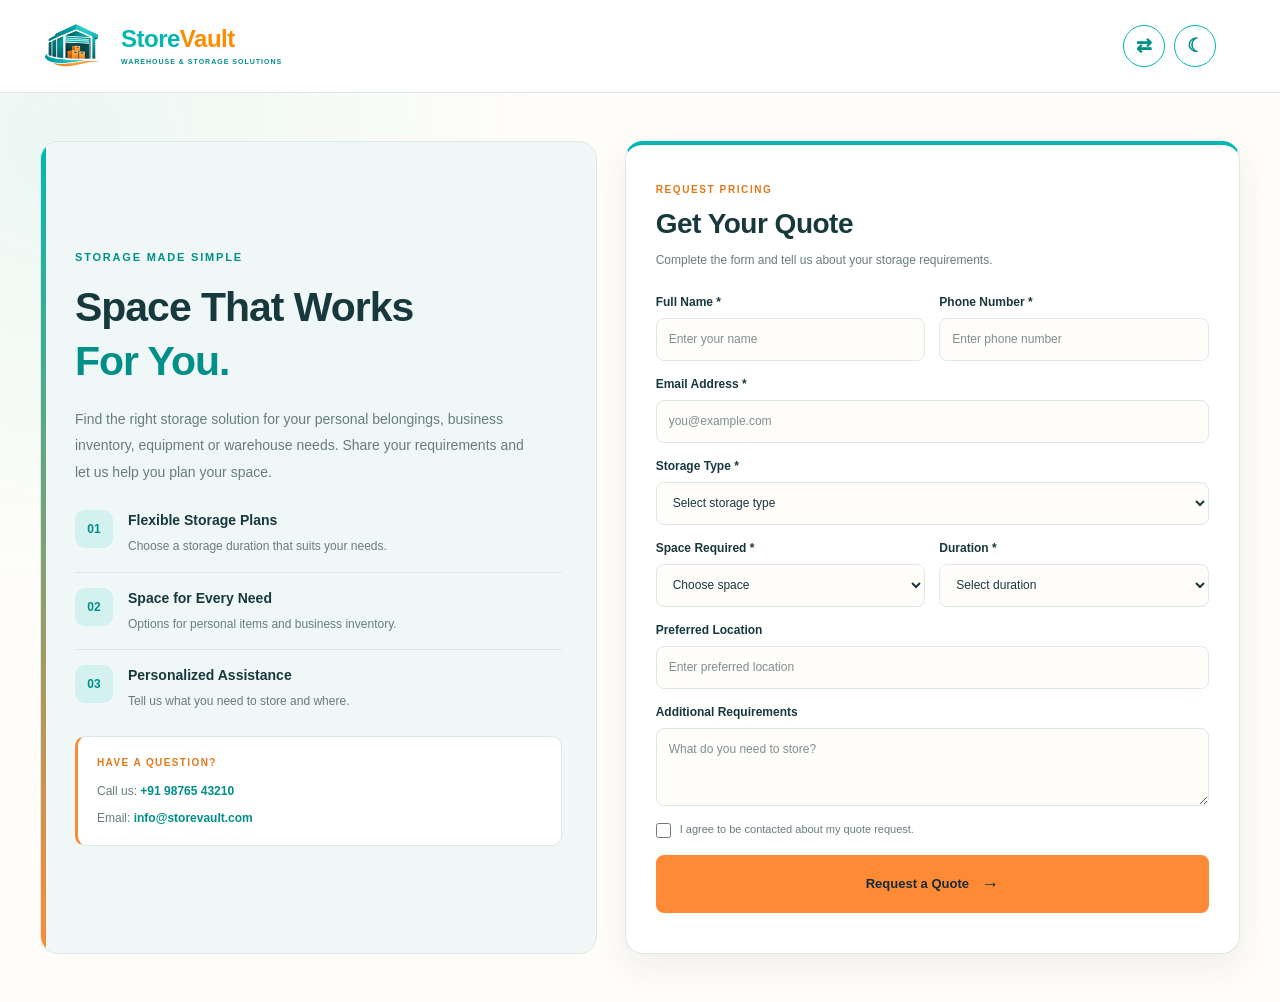
<file: quote.html>
<!DOCTYPE html><html lang="en" dir="ltr"><head>
    <meta charset="UTF-8">
    <meta name="viewport" content="width=device-width, initial-scale=1.0">
    <meta name="theme-color" content="#00B8B0">
    <meta name="description" content="Request a personalized storage quote from StoreVault.">
    <title>Get a Quote | StoreVault</title><link rel="stylesheet" href="style.css">
<link rel="stylesheet" href="quote.css">

</head><body><!-- HEADER -->

<header class="site-header">
    <div class="site-container header-container">

        <a href="index.html" class="brand" aria-label="StoreVault Home">
            <img src="logo.png" alt="StoreVault Logo">

            <div class="brand-text">
                <div class="brand-name">
                    <span class="store">Store</span><span class="vault">Vault</span>
                </div>
                <div class="brand-tagline">
                    WAREHOUSE &amp; STORAGE SOLUTIONS
                </div>
            </div>
        </a>

        <div class="header-actions">
            <button id="rtlBtn" class="rtl-btn" type="button"
                    aria-label="Toggle right-to-left layout" title="Toggle RTL">
                ⇄
            </button>

            <button id="themeBtn" class="icon-btn" type="button"
                    aria-label="Toggle dark mode" title="Toggle Dark Mode">
                ☾
            </button>
        </div>

    </div>
</header>


<!-- QUOTE PAGE -->

<main class="quote-page">

    <section class="quote-section">

        <div class="quote-container">

            <!-- LEFT TEXT PANEL -->

            <div class="quote-content">

                <span class="quote-eyebrow">
                    STORAGE MADE SIMPLE
                </span>

                <h1>
                    Space That Works
                    <span>For You.</span>
                </h1>

                <p class="quote-description">
                    Find the right storage solution for your personal
                    belongings, business inventory, equipment or
                    warehouse needs. Share your requirements and
                    let us help you plan your space.
                </p>

                <div class="quote-benefits">

                    <div class="quote-benefit">
                        <span class="benefit-number">01</span>
                        <div>
                            <h3>Flexible Storage Plans</h3>
                            <p>Choose a storage duration that suits your needs.</p>
                        </div>
                    </div>

                    <div class="quote-benefit">
                        <span class="benefit-number">02</span>
                        <div>
                            <h3>Space for Every Need</h3>
                            <p>Options for personal items and business inventory.</p>
                        </div>
                    </div>

                    <div class="quote-benefit">
                        <span class="benefit-number">03</span>
                        <div>
                            <h3>Personalized Assistance</h3>
                            <p>Tell us what you need to store and where.</p>
                        </div>
                    </div>

                </div>

                <div class="quote-contact">

                    <span class="quote-contact-label">
                        HAVE A QUESTION?
                    </span>

                    <p>
                        Call us:
                        <a href="tel:+919876543210">
                            +91 98765 43210
                        </a>
                    </p>

                    <p>
                        Email:
                        <a href="mailto:info@storevault.com">
                            info@storevault.com
                        </a>
                    </p>

                </div>

            </div>


            <!-- RIGHT QUOTE FORM -->

            <div class="quote-form-panel">

                <form class="quote-form-card" id="storeVaultQuoteForm">

                    <div class="quote-form-heading">
                        <span class="quote-form-label">
                            REQUEST PRICING
                        </span>

                        <h2>Get Your Quote</h2>

                        <p>
                            Complete the form and tell us about your
                            storage requirements.
                        </p>
                    </div>


                    <div class="quote-form-row">

                        <div class="quote-field">
                            <label for="quoteName">Full Name *</label>
                            <input
                                type="text"
                                id="quoteName"
                                name="name"
                                placeholder="Enter your name"
                                autocomplete="name"
                                required>
                        </div>

                        <div class="quote-field">
                            <label for="quotePhone">Phone Number *</label>
                            <input
                                type="tel"
                                id="quotePhone"
                                name="phone"
                                placeholder="Enter phone number"
                                autocomplete="tel"
                                required>
                        </div>

                    </div>


                    <div class="quote-field">
                        <label for="quoteEmail">Email Address *</label>
                        <input
                            type="email"
                            id="quoteEmail"
                            name="email"
                            placeholder="you@example.com"
                            autocomplete="email"
                            required>
                    </div>


                    <div class="quote-field">
                        <label for="storageType">Storage Type *</label>
                        <select id="storageType" name="storageType" required>
                            <option value="" disabled selected>
                                Select storage type
                            </option>
                            <option value="Personal Storage">Personal Storage</option>
                            <option value="Business Storage">Business Storage</option>
                            <option value="Warehouse Space">Warehouse Space</option>
                            <option value="Equipment Storage">Equipment Storage</option>
                            <option value="Documents and Files">Documents and Files</option>
                            <option value="Other">Other</option>
                        </select>
                    </div>


                    <div class="quote-form-row">

                        <div class="quote-field">
                            <label for="storageSpace">Space Required *</label>
                            <select id="storageSpace" name="storageSpace" required>
                                <option value="" disabled selected>
                                    Choose space
                                </option>
                                <option value="Small">Small</option>
                                <option value="Medium">Medium</option>
                                <option value="Large">Large</option>
                                <option value="Extra Large">Extra Large</option>
                                <option value="Not Sure">Not Sure</option>
                            </select>
                        </div>

                        <div class="quote-field">
                            <label for="storageDuration">Duration *</label>
                            <select id="storageDuration" name="storageDuration" required>
                                <option value="" disabled selected>
                                    Select duration
                                </option>
                                <option value="Less than 1 month">Less than 1 month</option>
                                <option value="1–3 months">1–3 months</option>
                                <option value="3–6 months">3–6 months</option>
                                <option value="6–12 months">6–12 months</option>
                                <option value="More than 12 months">More than 12 months</option>
                                <option value="Not Sure">Not sure</option>
                            </select>
                        </div>

                    </div>


                    <div class="quote-field">
                        <label for="quoteLocation">Preferred Location</label>
                        <input
                            type="text"
                            id="quoteLocation"
                            name="location"
                            placeholder="Enter preferred location">
                    </div>


                    <div class="quote-field">
                        <label for="quoteRequirements">Additional Requirements</label>
                        <textarea
                            id="quoteRequirements"
                            name="requirements"
                            rows="3"
                            placeholder="What do you need to store?"></textarea>
                    </div>


                    <label class="quote-consent" for="quoteConsent">
                        <input
                            type="checkbox"
                            id="quoteConsent"
                            name="consent"
                            required>

                        <span>
                            I agree to be contacted about my quote request.
                        </span>
                    </label>


                    <button type="submit" class="quote-submit-btn">
                        Request a Quote
                        <span aria-hidden="true">→</span>
                    </button>

                    <p id="quoteFormFeedback"
                       class="quote-form-feedback"
                       role="status"
                       aria-live="polite"></p>

                </form>

            </div>

        </div>

    </section>

</main>


<!-- THEME, RTL AND FORM SCRIPT -->

<script>
    document.addEventListener("DOMContentLoaded", function () {

        const themeBtn = document.getElementById("themeBtn");
        const rtlBtn = document.getElementById("rtlBtn");

        // Restore saved theme
        const savedTheme = localStorage.getItem("storevault-theme");

        if (savedTheme === "dark") {
            document.body.classList.add("dark-mode");
        }

        if (themeBtn) {
            themeBtn.textContent =
                document.body.classList.contains("dark-mode") ? "☀" : "☾";

            themeBtn.addEventListener("click", function () {
                document.body.classList.toggle("dark-mode");

                const isDark =
                    document.body.classList.contains("dark-mode");

                themeBtn.textContent = isDark ? "☀" : "☾";

                localStorage.setItem(
                    "storevault-theme",
                    isDark ? "dark" : "light"
                );
            });
        }

        // Restore saved direction
        const savedDirection =
            localStorage.getItem("storevault-direction");

        if (savedDirection === "rtl" || savedDirection === "ltr") {
            document.documentElement.dir = savedDirection;
        }

        if (rtlBtn) {
            rtlBtn.addEventListener("click", function () {
                const isRTL =
                    document.documentElement.dir === "rtl";

                const newDirection = isRTL ? "ltr" : "rtl";

                document.documentElement.dir = newDirection;

                localStorage.setItem(
                    "storevault-direction",
                    newDirection
                );
            });
        }

        // Demo form handling
        const quoteForm =
            document.getElementById("storeVaultQuoteForm");

        const feedback =
            document.getElementById("quoteFormFeedback");

        if (quoteForm && feedback) {
            quoteForm.addEventListener("submit", function (event) {
                event.preventDefault();

                if (!quoteForm.checkValidity()) {
                    quoteForm.reportValidity();
                    return;
                }

                feedback.textContent =
                    "Your details are complete. Connect a backend or form service to receive quote requests.";

                feedback.classList.add("quote-form-feedback-success");
            });
        }

    });
</script>

</body>
</html>
</file>
<file: style.css>
/* =========================================================
   STO​REVAULT | SMART STORAGE SOLUTIONS
   COMPLETE WEBSITE CSS
   Bright Teal + Orange
   Light Mode + Dark Mode + RTL + Responsive Design
   Animations + Hover Effects + Image Zoom
========================================================= */

/* ==================== 1. COLOR VARIABLES ==================== */

:root {
    --primary: #00B8B0;
    --primary-dark: #008F89;
    --primary-light: #E0F8F6;

    --secondary: #FF8C00;
    --secondary-dark: #E67E00;
    --secondary-light: #FFF0E0;

    --background: #F7F9F8;
    --surface: #FFFFFF;
    --surface-soft: #E8F6F5;
    --surface-alt: #F0F5F4;

    --text: #202D30;
    --muted: #657477;

    --border: #DCE7E5;
    --soft-border: #EAF0EF;

    --header-bg: rgba(255, 255, 255, 0.96);
    --footer-bg: #17383C;
    --footer-bottom: #102B2F;
    --footer-text: #E7F3F2;
    --footer-muted: #B7CDCB;

    --shadow-sm: 0 4px 15px rgba(22, 62, 66, 0.06);
    --shadow-md: 0 12px 30px rgba(22, 62, 66, 0.10);
    --shadow-lg: 0 22px 50px rgba(22, 62, 66, 0.14);

    --radius-sm: 8px;
    --radius-md: 14px;
    --radius-lg: 22px;
    --radius-xl: 30px;

    --container: 1200px;
    --header-height: 92px;

    --transition: 0.3s ease;
}

/* ==================== 2. DARK MODE COLORS ==================== */

body.dark-mode {
    --background: #121C20;
    --surface: #1C2B30;
    --surface-soft: #203A3D;
    --surface-alt: #202F34;

    --text: #F0F7F6;
    --muted: #B3C4C5;

    --border: #35494D;
    --soft-border: #2B3D41;

    --header-bg: rgba(18, 28, 32, 0.97);
    --footer-bg: #0D191D;
    --footer-bottom: #081215;
    --footer-text: #E7F3F2;
    --footer-muted: #A8BFBE;

    --primary: #32DED5;
    --primary-dark: #00B8B0;
    --primary-light: #203A3D;

    --secondary: #FFAD5C;
    --secondary-dark: #FF922E;
    --secondary-light: #423124;

    --shadow-sm: 0 4px 15px rgba(0, 0, 0, 0.15);
    --shadow-md: 0 12px 30px rgba(0, 0, 0, 0.22);
    --shadow-lg: 0 22px 50px rgba(0, 0, 0, 0.30);
}

/* ==================== 3. RESET & GLOBAL STYLES ==================== */

* {
    margin: 0;
    padding: 0;
    box-sizing: border-box;
}

html {
    scroll-behavior: smooth;
    scroll-padding-top: 100px;
}

body {
    font-family: "Segoe UI", Arial, sans-serif;
    background: var(--background);
    color: var(--text);
    line-height: 1.7;
    font-size: 15px;
    overflow-x: hidden;
    transition: background-color 0.35s ease, color 0.35s ease;
}

body,
button,
a,
input,
textarea,
select {
    -webkit-tap-highlight-color: transparent;
}

img {
    display: block;
    max-width: 100%;
}

a {
    color: inherit;
    text-decoration: none;
}

button {
    font: inherit;
}

button,
a {
    -webkit-tap-highlight-color: transparent;
}

button:focus-visible,
a:focus-visible {
    outline: 3px solid var(--secondary);
    outline-offset: 4px;
}

p {
    color: var(--muted);
}

h1,
h2,
h3,
h4 {
    color: var(--text);
    line-height: 1.25;
    font-weight: 750;
}

::selection {
    background: var(--primary);
    color: #102B2F;
}

.site-container {
    width: min(var(--container), calc(100% - 48px));
    margin-inline: auto;
}

section {
    position: relative;
    padding-block: 90px;
}

section h2 {
    font-size: clamp(28px, 3.2vw, 42px);
    letter-spacing: -1px;
}

section h3 {
    font-size: 21px;
}

section p {
    line-height: 1.85;
}

/* ==================== 4. ANIMATIONS ==================== */

@keyframes fadeUp {
    from { opacity: 0; transform: translateY(25px); }
    to { opacity: 1; transform: translateY(0); }
}

@keyframes fadeIn {
    from { opacity: 0; }
    to { opacity: 1; }
}

@keyframes slideInLeft {
    from { opacity: 0; transform: translateX(-30px); }
    to { opacity: 1; transform: translateX(0); }
}

@keyframes slideInRight {
    from { opacity: 0; transform: translateX(30px); }
    to { opacity: 1; transform: translateX(0); }
}

@keyframes softFloat {
    0%, 100% { transform: translateY(0); }
    50% { transform: translateY(-7px); }
}

@keyframes badgePulse {
    0%, 100% { box-shadow: 0 8px 25px rgba(0, 0, 0, 0.12); }
    50% { box-shadow: 0 10px 32px rgba(0, 184, 176, 0.25); }
}

/* ==================== 5. HEADER ==================== */

.site-header {
    position: sticky;
    top: 0;
    z-index: 1000;
    min-height: var(--header-height);
    background: var(--header-bg);
    border-bottom: 1px solid var(--border);
    backdrop-filter: blur(16px);
    -webkit-backdrop-filter: blur(16px);
    transition: background-color var(--transition),
                border-color var(--transition),
                box-shadow var(--transition);
}

.site-header:hover {
    box-shadow: var(--shadow-sm);
}

.header-container {
    min-height: var(--header-height);
    display: grid;
    grid-template-columns: auto minmax(0, 1fr) auto;
    align-items: center;
    gap: 24px;
}

/* Logo */

.brand,
.footer-logo {
    display: inline-flex;
    align-items: center;
    gap: 12px;
    flex-shrink: 0;
}

.brand img {
    width: 66px;
    height: 66px;
    object-fit: contain;
    transition: transform 0.35s ease;
}

.brand:hover img,
.footer-logo:hover img {
    transform: scale(1.07);
}

.brand-text,
.footer-logo-text {
    display: flex;
    flex-direction: column;
    line-height: 1.15;
}

.brand-name,
.footer-brand-name {
    font-size: 28px;
    font-weight: 850;
    letter-spacing: -1.2px;
    white-space: nowrap;
}

/* Fixed logo colors: identical in light and dark mode */

.brand-name .store,
.footer-brand-name .store,
body.dark-mode .brand-name .store,
body.dark-mode .footer-brand-name .store {
    color: #00B8B0 !important;
}

.brand-name .vault,
.footer-brand-name .vault,
body.dark-mode .brand-name .vault,
body.dark-mode .footer-brand-name .vault {
    color: #FF8C00 !important;
}

.brand-tagline,
.footer-tagline,
body.dark-mode .brand-tagline,
body.dark-mode .footer-tagline {
    margin-top: 6px;
    color: #00B8B0 !important;
    font-size: 9px;
    font-weight: 800;
    letter-spacing: 1.25px;
    white-space: nowrap;
}

/* Navigation */

.main-nav {
    display: flex;
    justify-content: center;
    align-items: center;
    gap: clamp(12px, 1.6vw, 25px);
    min-width: 0;
}

.main-nav > a,
.home-dropdown > a {
    position: relative;
    display: inline-flex;
    align-items: center;
    padding-block: 10px;
    color: var(--text);
    font-size: 13px;
    font-weight: 650;
    white-space: nowrap;
    transition: color var(--transition);
}

.main-nav > a::after,
.home-dropdown > a::after {
    content: "";
    position: absolute;
    bottom: 2px;
    inset-inline-start: 0;
    width: 0;
    height: 2px;
    background: var(--secondary);
    border-radius: 10px;
    transition: width 0.3s ease;
}

.main-nav > a:hover,
.home-dropdown > a:hover,
.main-nav > a.active,
.home-dropdown > a.active {
    color: var(--primary-dark);
}

body.dark-mode .main-nav > a:hover,
body.dark-mode .home-dropdown > a:hover,
body.dark-mode .main-nav > a.active,
body.dark-mode .home-dropdown > a.active {
    color: var(--primary);
}

.main-nav > a:hover::after,
.home-dropdown > a:hover::after,
.main-nav > a.active::after,
.home-dropdown > a.active::after {
    width: 100%;
}

/* Home dropdown */

.home-dropdown {
    position: relative;
    flex-shrink: 0;
}

.home-dropdown-menu {
    position: absolute;
    top: calc(100% + 12px);
    inset-inline-start: 0;
    z-index: 1100;
    width: 175px;
    padding: 9px;
    background: var(--surface);
    border: 1px solid var(--border);
    border-radius: var(--radius-md);
    box-shadow: var(--shadow-md);
    opacity: 0;
    visibility: hidden;
    transform: translateY(10px);
    transition: opacity 0.25s ease,
                visibility 0.25s ease,
                transform 0.25s ease;
}

.home-dropdown:hover .home-dropdown-menu,
.home-dropdown:focus-within .home-dropdown-menu,
.home-dropdown.dropdown-open .home-dropdown-menu {
    opacity: 1;
    visibility: visible;
    transform: translateY(0);
}

.home-dropdown-menu a {
    display: block;
    padding: 11px 13px;
    color: var(--text);
    font-size: 13px;
    font-weight: 600;
    border-radius: 7px;
    transition: color var(--transition),
                background-color var(--transition),
                padding var(--transition);
}

.home-dropdown-menu a:hover {
    padding-inline-start: 18px;
    color: var(--primary-dark);
    background: var(--surface-soft);
}

body.dark-mode .home-dropdown-menu a:hover {
    color: var(--primary);
}

/* Header action buttons */

.header-actions {
    display: flex;
    align-items: center;
    justify-content: flex-end;
    gap: 9px;
    flex-shrink: 0;
}

.rtl-btn,
.icon-btn {
    display: inline-flex;
    align-items: center;
    justify-content: center;
    width: 42px;
    height: 42px;
    flex-shrink: 0;
    border: 1.5px solid var(--border);
    border-radius: 50%;
    background: var(--surface);
    color: var(--primary-dark);
    font-size: 19px;
    font-weight: 700;
    cursor: pointer;
    transition: transform 0.3s ease,
                background-color 0.3s ease,
                color 0.3s ease,
                border-color 0.3s ease,
                box-shadow 0.3s ease;
}

body.dark-mode .rtl-btn,
body.dark-mode .icon-btn {
    color: var(--primary);
}

.rtl-btn:hover,
.icon-btn:hover {
    transform: translateY(-3px) rotate(8deg);
    background: var(--primary);
    border-color: var(--primary);
    color: #103538;
    box-shadow: 0 7px 18px rgba(0, 184, 176, 0.22);
}

.consultation-btn {
    position: relative;
    isolation: isolate;
    overflow: hidden;
    display: inline-flex;
    align-items: center;
    justify-content: center;
    min-height: 44px;
    padding: 0 20px;
    background: var(--secondary);
    color: #252A2B;
    border: 1px solid var(--secondary);
    border-radius: var(--radius-sm);
    font-size: 13px;
    font-weight: 800;
    white-space: nowrap;
    transition: transform 0.3s ease,
                box-shadow 0.3s ease,
                background-color 0.3s ease;
}

.consultation-btn::before,
.cta-primary::before {
    content: "";
    position: absolute;
    inset-block: 0;
    inset-inline-start: -120%;
    width: 70%;
    background: linear-gradient(110deg, transparent,
        rgba(255, 255, 255, 0.4), transparent);
    transform: skewX(-20deg);
    transition: inset-inline-start 0.65s ease;
    pointer-events: none;
}

.consultation-btn:hover::before,
.cta-primary:hover::before {
    inset-inline-start: 150%;
}

.consultation-btn:hover {
    background: var(--secondary-dark);
    border-color: var(--secondary-dark);
    transform: translateY(-3px);
    box-shadow: 0 9px 22px rgba(255, 140, 0, 0.28);
}

.mobile-menu-btn {
    display: none;
    align-items: center;
    justify-content: center;
    width: 42px;
    height: 42px;
    border: 1px solid var(--border);
    border-radius: var(--radius-sm);
    background: var(--surface);
    color: var(--text);
    font-size: 23px;
    cursor: pointer;
    transition: background-color var(--transition),
                color var(--transition),
                transform var(--transition);
}

.mobile-menu-btn:hover {
    background: var(--primary);
    color: #103538;
    transform: scale(1.04);
}

/* ==================== 6. BUTTONS ==================== */

.cta-primary,
.cta-secondary,
.hero-outline-btn {
    position: relative;
    isolation: isolate;
    overflow: hidden;
    display: inline-flex;
    justify-content: center;
    align-items: center;
    gap: 8px;
    min-height: 49px;
    padding: 12px 23px;
    border: 1px solid transparent;
    border-radius: var(--radius-sm);
    font-size: 14px;
    font-weight: 800;
    line-height: 1.4;
    cursor: pointer;
    transition: transform 0.3s ease,
                background-color 0.3s ease,
                color 0.3s ease,
                border-color 0.3s ease,
                box-shadow 0.3s ease;
}

.cta-primary {
    background: var(--secondary);
    border-color: var(--secondary);
    color: #252A2B;
}

.cta-primary:hover {
    background: var(--secondary-dark);
    border-color: var(--secondary-dark);
    color: #FFFFFF;
    transform: translateY(-4px);
    box-shadow: 0 12px 25px rgba(255, 140, 0, 0.25);
}

.cta-secondary {
    background: var(--primary);
    border-color: var(--primary);
    color: #103538;
}

.cta-secondary:hover {
    background: var(--primary-dark);
    border-color: var(--primary-dark);
    color: #FFFFFF;
    transform: translateY(-4px);
    box-shadow: 0 12px 25px rgba(0, 184, 176, 0.2);
}

.hero-outline-btn {
    background: transparent;
    border-color: var(--primary);
    color: var(--primary-dark);
}

body.dark-mode .hero-outline-btn {
    color: var(--primary);
}

.hero-outline-btn:hover {
    background: var(--primary);
    color: #103538;
    transform: translateY(-4px);
    box-shadow: 0 10px 22px rgba(0, 184, 176, 0.18);
}

.center-button {
    display: flex;
    justify-content: center;
    margin-top: 38px;
}

a,
button {
    touch-action: manipulation;
}

/* ==================== 7. HERO SECTION ==================== */

.hero {
    padding-block: 76px 90px;
    overflow: hidden;
    background: radial-gradient(circle at 7% 20%,
        rgba(0, 184, 176, 0.10), transparent 32%), var(--background);
}

.hero-container {
    display: grid;
    grid-template-columns: 1fr 0.94fr;
    align-items: center;
    gap: clamp(40px, 6vw, 78px);
}

.hero-content {
    animation: slideInLeft 0.8s ease both;
}

.hero-label,
.section-label,
.cta-label {
    display: inline-block;
    color: var(--secondary);
    font-size: 11px;
    font-weight: 850;
    letter-spacing: 1.8px;
    line-height: 1.6;
}

.hero-label {
    margin-bottom: 19px;
    padding: 8px 13px;
    background: var(--surface-soft);
    border: 1px solid var(--border);
    border-radius: 5px;
}

.hero h1 {
    max-width: 590px;
    margin-bottom: 22px;
    font-size: clamp(39px, 5vw, 62px);
    line-height: 1.12;
    letter-spacing: -2.1px;
}

.hero h1 span {
    display: block;
    color: var(--primary-dark);
}

body.dark-mode .hero h1 span {
    color: var(--primary);
}

.hero-content > p {
    max-width: 520px;
    margin-bottom: 28px;
    font-size: 16px;
    line-height: 1.9;
}

.hero-buttons {
    display: flex;
    align-items: center;
    flex-wrap: wrap;
    gap: 13px;
    margin-bottom: 27px;
}

.hero-highlights {
    display: flex;
    flex-wrap: wrap;
    gap: 12px 20px;
}

.hero-highlights span {
    color: var(--muted);
    font-size: 12px;
    font-weight: 650;
}

.hero-highlights span::first-letter {
    color: var(--primary);
}

.hero-image {
    position: relative;
    min-width: 0;
    animation: slideInRight 0.9s ease both;
}

.hero-image > img {
    width: 100%;
    height: 475px;
    object-fit: cover;
    border-radius: var(--radius-xl);
    box-shadow: var(--shadow-lg);
    transition: transform 0.7s ease;
}

.hero-image:hover > img {
    transform: scale(1.025);
}

.hero-image::before {
    content: "";
    position: absolute;
    z-index: 1;
    inset: 0;
    border: 1px solid rgba(255, 255, 255, 0.25);
    border-radius: var(--radius-xl);
    pointer-events: none;
}

.hero-image-badge {
    position: absolute;
    z-index: 2;
    inset-inline-start: -23px;
    bottom: 30px;
    display: flex;
    flex-direction: column;
    gap: 2px;
    min-width: 155px;
    padding: 18px 23px;
    background: var(--surface);
    border-inline-start: 4px solid var(--secondary);
    border-radius: var(--radius-md);
    box-shadow: var(--shadow-md);
    animation: softFloat 4s ease-in-out infinite;
}

.hero-image-badge strong {
    color: var(--primary-dark);
    font-size: 18px;
}

body.dark-mode .hero-image-badge strong {
    color: var(--primary);
}

.hero-image-badge span {
    color: var(--muted);
    font-size: 13px;
}

/* ==================== 8. INTRO SECTION ==================== */

.intro-section {
    background: var(--surface);
}

.intro-container {
    display: grid;
    grid-template-columns: 0.9fr 1fr;
    align-items: center;
    gap: clamp(40px, 7vw, 90px);
}

.intro-image {
    position: relative;
    padding: 0 0 18px 18px;
}

.intro-image::before {
    content: "";
    position: absolute;
    inset-block-start: 18px;
    inset-inline-start: 0;
    width: 75%;
    height: 82%;
    background: var(--primary-light);
    border-radius: var(--radius-lg);
}

.intro-image img {
    position: relative;
    width: 100%;
    height: 400px;
    object-fit: cover;
    border-radius: var(--radius-lg);
    box-shadow: var(--shadow-md);
    transition: transform 0.55s ease;
}

.intro-image:hover img {
    transform: scale(1.025);
}

.intro-content .section-label {
    margin-bottom: 14px;
}

.intro-content h2 {
    margin-bottom: 20px;
}

.intro-content > p {
    margin-bottom: 16px;
}

.text-link {
    display: inline-flex;
    align-items: center;
    gap: 6px;
    margin-top: 8px;
    color: var(--primary-dark);
    font-size: 14px;
    font-weight: 800;
    transition: color 0.25s ease, gap 0.25s ease;
}

body.dark-mode .text-link {
    color: var(--primary);
}

.text-link:hover {
    gap: 12px;
    color: var(--secondary-dark);
}

body.dark-mode .text-link:hover {
    color: var(--secondary);
}

/* ==================== 9. SECTION HEADINGS ==================== */

.section-heading {
    max-width: 720px;
    margin: 0 auto 45px;
    text-align: center;
}

.section-heading .section-label {
    margin-bottom: 12px;
}

.section-heading h2 {
    margin-bottom: 15px;
}

.section-heading > p {
    max-width: 650px;
    margin-inline: auto;
}

/* ==================== 10. SERVICES SECTION ==================== */

.services-section {
    background: var(--surface-soft);
}

.services-grid {
    display: grid;
    grid-template-columns: repeat(3, minmax(0, 1fr));
    gap: 27px;
}

.service-card {
    min-width: 0;
    overflow: hidden;
    background: var(--surface);
    border: 1px solid var(--border);
    border-radius: var(--radius-lg);
    box-shadow: var(--shadow-sm);
    transition: transform 0.35s ease,
                box-shadow 0.35s ease,
                border-color 0.35s ease;
}

.service-card:hover {
    transform: translateY(-9px);
    border-color: var(--primary);
    box-shadow: var(--shadow-lg);
}

.service-card > img {
    width: 100%;
    height: 235px;
    object-fit: cover;
    transition: transform 0.6s ease;
}

.service-card:hover > img {
    transform: scale(1.07);
}

.service-card-content {
    position: relative;
    padding: 27px 25px 30px;
}

.service-number {
    display: inline-flex;
    align-items: center;
    justify-content: center;
    width: 43px;
    height: 43px;
    margin-bottom: 17px;
    background: var(--primary-light);
    color: var(--primary-dark);
    border-radius: 11px;
    font-size: 13px;
    font-weight: 850;
    transition: background-color 0.3s ease,
                color 0.3s ease,
                transform 0.3s ease;
}

body.dark-mode .service-number {
    color: var(--primary);
}

.service-card:hover .service-number {
    background: var(--secondary);
    color: #252A2B;
    transform: rotate(-5deg) scale(1.06);
}

.service-card h3 {
    margin-bottom: 12px;
}

.service-card p {
    margin-bottom: 15px;
    font-size: 14px;
}

/* ==================== 11. WHY CHOOSE US ==================== */

.why-section {
    background: var(--background);
}

.why-grid {
    display: grid;
    grid-template-columns: repeat(4, minmax(0, 1fr));
    gap: 21px;
}

.why-card {
    padding: 31px 23px;
    background: var(--surface);
    border: 1px solid var(--border);
    border-radius: var(--radius-md);
    box-shadow: var(--shadow-sm);
    transition: transform 0.35s ease,
                box-shadow 0.35s ease,
                border-color 0.35s ease;
}

.why-card:hover {
    transform: translateY(-8px);
    border-color: var(--primary);
    box-shadow: var(--shadow-md);
}

.why-icon {
    display: flex;
    align-items: center;
    justify-content: center;
    width: 58px;
    height: 58px;
    margin-bottom: 21px;
    background: var(--primary-light);
    border-radius: 15px;
    transition: transform 0.35s ease,
                background-color 0.35s ease;
}

.why-icon svg {
    width: 28px;
    height: 28px;
    fill: var(--primary-dark);
    transition: fill 0.3s ease;
}

body.dark-mode .why-icon svg {
    fill: var(--primary);
}

.why-card:hover .why-icon {
    transform: translateY(-3px) rotate(-5deg);
    background: var(--secondary-light);
}

.why-card:hover .why-icon svg {
    fill: var(--secondary-dark);
}

body.dark-mode .why-card:hover .why-icon svg {
    fill: var(--secondary);
}

.why-card h3 {
    margin-bottom: 12px;
    font-size: 18px;
}

.why-card p {
    font-size: 13px;
    line-height: 1.85;
}

/* ==================== 12. PROJECTS SECTION ==================== */

.projects-section {
    background: var(--surface);
}

.projects-grid {
    display: grid;
    grid-template-columns: repeat(3, minmax(0, 1fr));
    gap: 24px;
}

.project-card {
    position: relative;
    min-width: 0;
    height: 350px;
    overflow: hidden;
    isolation: isolate;
    background: var(--surface-alt);
    border-radius: var(--radius-lg);
    box-shadow: var(--shadow-sm);
    transition: transform 0.35s ease, box-shadow 0.35s ease;
}

.project-card::after {
    content: "";
    position: absolute;
    z-index: 0;
    inset: 0;
    background: linear-gradient(to top,
        rgba(7, 25, 28, 0.88) 0%,
        rgba(7, 25, 28, 0.32) 40%, transparent 75%);
    transition: opacity 0.35s ease;
}

.project-card img {
    width: 100%;
    height: 100%;
    object-fit: cover;
    transition: transform 0.65s ease;
}

.project-card:hover {
    transform: translateY(-7px);
    box-shadow: var(--shadow-lg);
}

.project-card:hover img {
    transform: scale(1.09);
}

.project-card:hover::after {
    background: linear-gradient(to top,
        rgba(7, 25, 28, 0.94) 0%,
        rgba(7, 25, 28, 0.42) 45%,
        rgba(0, 184, 176, 0.08) 100%);
}

.project-overlay {
    position: absolute;
    z-index: 1;
    inset-inline: 0;
    bottom: 0;
    padding: 28px;
    transform: translateY(5px);
    transition: transform 0.35s ease;
}

.project-card:hover .project-overlay {
    transform: translateY(0);
}

.project-overlay h3 {
    margin-bottom: 7px;
    color: #FFFFFF;
    font-size: 22px;
}

.project-overlay p {
    color: #E6F0EF;
    font-size: 13px;
}

/* ==================== 13. HOW IT WORKS ==================== */

.process-section {
    background: var(--surface-soft);
}

.process-grid {
    display: grid;
    grid-template-columns: repeat(4, minmax(0, 1fr));
    gap: 23px;
}

.process-card {
    position: relative;
    padding: 31px 23px;
    background: var(--surface);
    border: 1px solid var(--border);
    border-radius: var(--radius-md);
    box-shadow: var(--shadow-sm);
    transition: transform 0.35s ease,
                box-shadow 0.35s ease,
                border-color 0.35s ease;
}

.process-card:hover {
    transform: translateY(-8px);
    border-color: var(--primary);
    box-shadow: var(--shadow-md);
}

.process-number {
    display: flex;
    align-items: center;
    justify-content: center;
    width: 51px;
    height: 51px;
    margin-bottom: 22px;
    background: var(--secondary-light);
    color: var(--secondary-dark);
    border-radius: 50%;
    font-size: 16px;
    font-weight: 850;
    transition: transform 0.35s ease,
                background-color 0.35s ease,
                color 0.35s ease;
}

body.dark-mode .process-number {
    color: var(--secondary);
}

.process-card:hover .process-number {
    background: var(--primary);
    color: #103538;
    transform: rotate(10deg) scale(1.08);
}

.process-card h3 {
    margin-bottom: 12px;
    font-size: 18px;
}

.process-card p {
    font-size: 13px;
}

/* ==================== 14. STORAGE SOLUTIONS ==================== */

.solutions-section {
    background: var(--background);
}

.solutions-grid {
    display: grid;
    grid-template-columns: repeat(3, minmax(0, 1fr));
    gap: 25px;
}

.solution-card {
    min-width: 0;
    overflow: hidden;
    background: var(--surface);
    border: 1px solid var(--border);
    border-radius: var(--radius-lg);
    box-shadow: var(--shadow-sm);
    transition: transform 0.35s ease,
                box-shadow 0.35s ease,
                border-color 0.35s ease;
}

.solution-card:hover {
    transform: translateY(-8px);
    border-color: var(--primary);
    box-shadow: var(--shadow-lg);
}

.solution-card > img {
    width: 100%;
    height: 240px;
    object-fit: cover;
    transition: transform 0.6s ease;
}

.solution-card:hover > img {
    transform: scale(1.07);
}

.solution-content {
    padding: 25px 24px 28px;
}

.solution-content h3 {
    margin-bottom: 12px;
}

.solution-content p {
    font-size: 14px;
}

/* ==================== 15. STOREVAULT EXPERIENCE ==================== */

.experience-section {
    background: var(--surface);
}

.experience-grid {
    display: grid;
    grid-template-columns: repeat(3, minmax(0, 1fr));
    gap: 24px;
}

.experience-card {
    position: relative;
    overflow: hidden;
    padding: 35px 29px;
    background: var(--surface);
    border: 1px solid var(--border);
    border-radius: var(--radius-lg);
    box-shadow: var(--shadow-sm);
    transition: transform 0.35s ease,
                box-shadow 0.35s ease,
                border-color 0.35s ease,
                background-color 0.35s ease;
}

.experience-card::before {
    content: "";
    position: absolute;
    top: 0;
    inset-inline-start: 0;
    width: 65px;
    height: 4px;
    background: var(--secondary);
    transition: width 0.4s ease;
}

.experience-card:hover::before {
    width: 100%;
}

.experience-card:hover {
    transform: translateY(-7px);
    border-color: var(--primary);
    box-shadow: var(--shadow-md);
}

.experience-card h3 {
    margin-bottom: 14px;
}

.experience-card p {
    font-size: 14px;
}

/* ==================== 16. FINAL CALL TO ACTION ==================== */

.final-cta {
    overflow: hidden;
    padding-block: 75px;
    background: radial-gradient(circle at 10% 15%,
        rgba(50, 222, 213, 0.20), transparent 35%),
        linear-gradient(125deg, #123D42, #087E7A);
}

.final-cta-container {
    width: min(900px, calc(100% - 48px));
    margin-inline: auto;
    text-align: center;
}

.final-cta-content {
    animation: fadeUp 0.8s ease both;
}

.final-cta .cta-label {
    margin-bottom: 14px;
    color: #FFAD5C !important;
}

.final-cta h2 {
    margin-bottom: 19px;
    color: #FFFFFF;
    font-size: clamp(30px, 4vw, 46px);
    letter-spacing: -1px;
}

.final-cta-content > p {
    max-width: 650px;
    margin: 0 auto 27px;
    color: #D6EAE8;
    font-size: 15px;
}

.cta-buttons {
    display: flex;
    justify-content: center;
    align-items: center;
    flex-wrap: wrap;
    gap: 14px;
}

.final-cta .cta-primary {
    background: var(--secondary);
    color: #252A2B;
}

.final-cta .cta-secondary {
    background: transparent;
    border-color: rgba(255, 255, 255, 0.7);
    color: #FFFFFF;
}

.final-cta .cta-secondary:hover {
    background: #FFFFFF;
    border-color: #FFFFFF;
    color: #123D42;
}

/* ==================== 17. FOOTER ==================== */

.site-footer {
    background: var(--footer-bg);
    color: var(--footer-text);
    transition: background-color 0.35s ease;
}

.footer-container {
    display: grid;
    grid-template-columns: 1.35fr 0.8fr 0.95fr 1.1fr;
    gap: 40px;
    padding-block: 65px 55px;
}

.footer-brand {
    min-width: 0;
}

.footer-logo {
    margin-bottom: 21px;
}

.footer-logo img {
    width: 66px;
    height: 66px;
    object-fit: contain;
    transition: transform 0.35s ease;
}

.footer-brand-name {
    font-size: 26px;
}

.footer-tagline {
    font-size: 8px;
    letter-spacing: 1.1px;
}

.footer-description {
    max-width: 310px;
    margin-bottom: 24px;
    color: var(--footer-muted);
    font-size: 13px;
    line-height: 1.9;
}

/* Social icons */

.social-links {
    display: flex;
    align-items: center;
    flex-wrap: wrap;
    gap: 10px;
}

.social-icon {
    display: inline-flex;
    align-items: center;
    justify-content: center;
    width: 40px;
    height: 40px;
    flex-shrink: 0;
    border: 1px solid var(--primary);
    border-radius: 50%;
    color: var(--primary);
    background: transparent;
    transition: transform 0.3s ease,
                color 0.3s ease,
                background-color 0.3s ease,
                border-color 0.3s ease,
                box-shadow 0.3s ease;
}

.social-icon svg {
    width: 18px;
    height: 18px;
    display: block;
    fill: currentColor;
    transition: transform 0.3s ease;
}

.social-icon:hover {
    transform: translateY(-4px);
    background: var(--primary);
    border-color: var(--primary);
    color: #103538;
    box-shadow: 0 7px 18px rgba(0, 184, 176, 0.18);
}

.social-icon:hover svg {
    transform: scale(1.1);
}

/* Footer columns */

.footer-column,
.footer-contact {
    min-width: 0;
}

.footer-column h3,
.footer-contact h3 {
    margin-bottom: 22px;
    color: #FFFFFF;
    font-size: 17px;
    font-weight: 750;
}

.footer-column h3::after,
.footer-contact h3::after {
    content: "";
    display: block;
    width: 35px;
    height: 3px;
    margin-top: 11px;
    background: var(--secondary);
    border-radius: 5px;
}

.footer-column > a {
    display: block;
    width: fit-content;
    margin-bottom: 13px;
    color: var(--footer-muted);
    font-size: 13px;
    transition: color 0.25s ease, transform 0.25s ease;
}

.footer-column > a:hover {
    color: var(--primary);
    transform: translateX(4px);
}

[dir="rtl"] .footer-column > a:hover {
    transform: translateX(-4px);
}

/* Contact details */

.contact-item {
    display: flex;
    align-items: flex-start;
    gap: 12px;
    margin-bottom: 18px;
    color: var(--footer-muted);
    font-size: 13px;
    overflow-wrap: anywhere;
}

.contact-icon {
    display: inline-flex;
    align-items: center;
    justify-content: center;
    width: 35px;
    height: 35px;
    flex-shrink: 0;
    background: rgba(0, 184, 176, 0.12);
    border: 1px solid rgba(0, 184, 176, 0.35);
    border-radius: 9px;
    color: var(--primary);
    transition: transform 0.3s ease, background-color 0.3s ease;
}

.contact-icon svg {
    width: 17px;
    height: 17px;
    fill: currentColor;
}

.contact-item:hover .contact-icon {
    transform: translateY(-2px);
    background: rgba(0, 184, 176, 0.22);
}

.contact-item > a {
    align-self: center;
    color: var(--footer-muted);
    transition: color 0.25s ease;
}

.contact-item > a:hover {
    color: var(--primary);
}

/* Footer bottom */

.footer-bottom {
    background: var(--footer-bottom);
    border-top: 1px solid rgba(255, 255, 255, 0.08);
}

.footer-bottom-container {
    display: flex;
    align-items: center;
    justify-content: space-between;
    flex-wrap: wrap;
    gap: 15px;
    padding-block: 20px;
}

.footer-bottom p {
    color: var(--footer-muted);
    font-size: 12px;
}

.footer-bottom-links {
    display: flex;
    align-items: center;
    flex-wrap: wrap;
    gap: 22px;
}

.footer-bottom-links a {
    color: var(--footer-muted);
    font-size: 12px;
    transition: color 0.25s ease;
}

.footer-bottom-links a:hover {
    color: var(--primary);
}

/* ==================== 18. RTL SUPPORT ==================== */

[dir="rtl"] body {
    text-align: right;
}

[dir="rtl"] .hero-content,
[dir="rtl"] .intro-content {
    text-align: right;
}

[dir="rtl"] .hero-highlights {
    justify-content: flex-start;
}

[dir="rtl"] .hero-image-badge {
    inset-inline-start: auto;
    inset-inline-end: -23px;
}

[dir="rtl"] .intro-image {
    padding: 0 18px 18px 0;
}

[dir="rtl"] .intro-image::before {
    inset-inline-start: auto;
    inset-inline-end: 0;
}

[dir="rtl"] .text-link:hover {
    gap: 12px;
}

[dir="rtl"] .home-dropdown-menu {
    inset-inline-start: auto;
    inset-inline-end: 0;
}

[dir="rtl"] .experience-card::before {
    inset-inline-start: auto;
    inset-inline-end: 0;
}

[dir="rtl"] .rtl-btn,
[dir="rtl"] .icon-btn,
[dir="rtl"] .service-number,
[dir="rtl"] .process-number,
[dir="rtl"] .social-icon {
    direction: ltr;
}

/* ==================== 19. TABLET RESPONSIVE ==================== */

@media (max-width: 1150px) {
    :root {
        --header-height: 84px;
    }

    .header-container { gap: 15px; }

    .brand img {
        width: 56px;
        height: 56px;
    }

    .brand-name { font-size: 24px; }

    .brand-tagline {
        font-size: 8px;
        letter-spacing: 0.8px;
    }

    .main-nav { gap: 12px; }

    .main-nav > a,
    .home-dropdown > a { font-size: 12px; }

    .header-actions { gap: 7px; }

    .rtl-btn,
    .icon-btn {
        width: 38px;
        height: 38px;
    }

    .consultation-btn {
        min-height: 40px;
        padding-inline: 13px;
        font-size: 12px;
    }

    .hero h1 { font-size: clamp(37px, 4.8vw, 53px); }

    .hero-image > img { height: 420px; }

    .why-grid,
    .process-grid {
        grid-template-columns: repeat(2, minmax(0, 1fr));
    }

    .footer-container {
        grid-template-columns: repeat(2, minmax(0, 1fr));
        gap: 38px;
    }
}

/* ==================== 20. MOBILE NAVIGATION ==================== */

@media (max-width: 1000px) {
    .header-container {
        display: flex;
        justify-content: space-between;
        gap: 12px;
    }

    .brand { margin-inline-end: auto; }

    .header-actions { margin-inline-start: auto; }

    .mobile-menu-btn { display: inline-flex; }

    .main-nav {
        position: absolute;
        top: calc(100% + 1px);
        inset-inline: 0;
        z-index: 1000;
        display: flex;
        flex-direction: column;
        align-items: stretch;
        justify-content: flex-start;
        gap: 0;
        max-height: calc(100dvh - var(--header-height));
        overflow-y: auto;
        padding: 12px 24px 22px;
        background: var(--surface);
        border-bottom: 1px solid var(--border);
        box-shadow: var(--shadow-md);
        opacity: 0;
        visibility: hidden;
        transform: translateY(-10px);
        transition: opacity 0.25s ease,
                    visibility 0.25s ease,
                    transform 0.25s ease;
    }

    .main-nav.mobile-open {
        opacity: 1;
        visibility: visible;
        transform: translateY(0);
    }

    .main-nav > a,
    .home-dropdown > a {
        display: flex;
        width: 100%;
        min-height: 46px;
        padding: 12px 5px;
        font-size: 14px;
        border-bottom: 1px solid var(--soft-border);
    }

    .main-nav > a::after,
    .home-dropdown > a::after { display: none; }

    .home-dropdown { width: 100%; }

    .home-dropdown-menu {
        position: static;
        display: none;
        width: 100%;
        padding: 5px 12px;
        margin: 0 0 5px;
        background: var(--surface-soft);
        border: none;
        border-radius: var(--radius-sm);
        box-shadow: none;
        opacity: 1;
        visibility: visible;
        transform: none;
    }

    .home-dropdown:hover .home-dropdown-menu,
    .home-dropdown:focus-within .home-dropdown-menu {
        opacity: 1;
        visibility: visible;
    }

    .home-dropdown.dropdown-open .home-dropdown-menu { display: block; }

    .home-dropdown-menu a {
        min-height: 42px;
        padding: 10px 13px;
    }

    [dir="rtl"] .main-nav { text-align: right; }
}

/* ==================== 21. MOBILE CONTENT LAYOUT ==================== */

@media (max-width: 768px) {
    .site-container { width: calc(100% - 36px); }

    section { padding-block: 65px; }

    .hero { padding-block: 52px 65px; }

    .hero-container,
    .intro-container {
        grid-template-columns: 1fr;
        gap: 35px;
    }

    .hero-content { animation: fadeUp 0.7s ease both; }

    .hero h1 {
        max-width: 620px;
        font-size: clamp(36px, 8vw, 49px);
        letter-spacing: -1.4px;
    }

    .hero-content > p { font-size: 15px; }

    .hero-image {
        width: 100%;
        animation: fadeUp 0.8s ease both;
    }

    .hero-image > img { height: clamp(280px, 65vw, 410px); }

    .hero-image-badge {
        inset-inline-start: 12px;
        bottom: 16px;
        min-width: 135px;
        padding: 13px 16px;
    }

    [dir="rtl"] .hero-image-badge {
        inset-inline-start: auto;
        inset-inline-end: 12px;
    }

    .intro-image {
        max-width: 540px;
        width: 100%;
        margin-inline: auto;
    }

    .intro-image img { height: 330px; }

    .section-heading { margin-bottom: 32px; }

    .section-heading h2 { font-size: clamp(27px, 6vw, 35px); }

    .services-grid,
    .projects-grid,
    .solutions-grid,
    .experience-grid {
        grid-template-columns: repeat(2, minmax(0, 1fr));
        gap: 18px;
    }

    .service-card > img { height: 190px; }

    .service-card-content { padding: 21px 18px 23px; }

    .service-card h3 { font-size: 18px; }

    .service-card p { font-size: 13px; }

    .why-card,
    .process-card { padding: 25px 20px; }

    .project-card { height: 300px; }

    .project-overlay { padding: 21px; }

    .project-overlay h3 { font-size: 19px; }

    .solution-card > img { height: 195px; }

    .solution-content { padding: 20px 18px 23px; }

    .solution-content h3 { font-size: 18px; }

    .experience-card { padding: 27px 22px; }

    .experience-card h3 { font-size: 18px; }

    .final-cta { padding-block: 62px; }

    .footer-container {
        gap: 32px 25px;
        padding-block: 50px 42px;
    }

    .footer-bottom-container { align-items: flex-start; }
}

/* ==================== 22. SMALL MOBILE ==================== */

@media (max-width: 520px) {
    :root { --header-height: 76px; }

    .site-container { width: calc(100% - 30px); }

    .header-container { gap: 8px; }

    .brand {
        gap: 7px;
        min-width: 0;
    }

    .brand img {
        width: 43px;
        height: 43px;
    }

    .brand-name {
        font-size: 21px;
        letter-spacing: -0.7px;
    }

    .brand-tagline {
        margin-top: 4px;
        font-size: 6.5px;
        letter-spacing: 0.55px;
    }

    .header-actions { gap: 6px; }

    .rtl-btn,
    .icon-btn,
    .mobile-menu-btn {
        width: 34px;
        height: 34px;
        font-size: 17px;
    }

    .consultation-btn { display: none; }

    .main-nav { padding-inline: 18px; }

    section { padding-block: 52px; }

    .hero { padding-block: 42px 52px; }

    .hero-label,
    .section-label,
    .cta-label {
        font-size: 10px;
        letter-spacing: 1.2px;
    }

    .hero h1 { font-size: clamp(34px, 9vw, 43px); }

    .hero-content > p { font-size: 14px; }

    .hero-buttons {
        align-items: stretch;
        gap: 10px;
    }

    .hero-buttons .cta-primary,
    .hero-buttons .hero-outline-btn {
        flex: 1 1 auto;
        min-height: 46px;
        padding-inline: 14px;
        font-size: 12px;
    }

    .hero-highlights {
        flex-direction: column;
        gap: 7px;
    }

    .hero-image > img {
        height: 270px;
        border-radius: var(--radius-lg);
    }

    .intro-image img { height: 270px; }

    .services-grid,
    .projects-grid,
    .solutions-grid,
    .why-grid,
    .process-grid,
    .experience-grid {
        grid-template-columns: 1fr;
        gap: 19px;
    }

    .service-card > img { height: 225px; }

    .service-card-content { padding: 23px; }

    .why-card,
    .process-card { padding: 25px; }

    .project-card { height: 290px; }

    .solution-card > img { height: 230px; }

    .experience-card { padding: 28px 24px; }

    .center-button { margin-top: 28px; }

    .center-button .cta-primary {
        width: 100%;
        text-align: center;
    }

    .final-cta-container { width: calc(100% - 32px); }

    .final-cta h2 { font-size: 31px; }

    .cta-buttons {
        flex-direction: column;
        align-items: stretch;
    }

    .cta-buttons a { width: 100%; }

    .footer-container {
        grid-template-columns: 1fr;
        gap: 31px;
        padding-block: 42px 35px;
    }

    .footer-description { max-width: 380px; }

    .footer-column h3,
    .footer-contact h3 { margin-bottom: 17px; }

    .footer-bottom-container {
        flex-direction: column;
        gap: 12px;
        padding-block: 18px;
    }

    .footer-bottom-links { gap: 15px; }
}

/* ==================== 23. EXTRA SMALL DEVICES ==================== */

@media (max-width: 360px) {
    .site-container { width: calc(100% - 24px); }

    .brand img {
        width: 36px;
        height: 36px;
    }

    .brand-name { font-size: 18px; }

    .brand-tagline {
        font-size: 5.5px;
        letter-spacing: 0.3px;
    }

    .header-actions { gap: 4px; }

    .rtl-btn,
    .icon-btn,
    .mobile-menu-btn {
        width: 31px;
        height: 31px;
        font-size: 15px;
    }

    .hero h1 { font-size: 32px; }

    .hero-buttons { flex-direction: column; }

    .hero-buttons a { width: 100%; }

    .hero-image > img { height: 235px; }
}

/* ==================== 24. REDUCED MOTION ==================== */

@media (prefers-reduced-motion: reduce) {
    *,
    *::before,
    *::after {
        scroll-behavior: auto !important;
        animation-duration: 0.01ms !important;
        animation-iteration-count: 1 !important;
        transition-duration: 0.01ms !important;
    }
}

/* =========================================
   SECTION TAGLINES — ORANGE WITH HORIZONTAL LINE
========================================= */

.section-tagline,
.section-subtitle,
.eyebrow,
.hero-tagline,
.section-label,
.service-tagline,
.feature-tagline,
.cta-tagline,
.hero-label,
.cta-label,
.subtitle-label,
.overline,
.home2-page .h2-eyebrow,
.home2-page .h2-card-tag {
    display: inline-flex;
    align-items: center;
    gap: 9px;
    color: var(--secondary) !important;
    font-weight: 800;
    letter-spacing: 1.5px;
    text-transform: uppercase;
}

/* Horizontal line before taglines */

.section-tagline::before,
.section-subtitle::before,
.eyebrow::before,
.hero-tagline::before,
.section-label::before,
.service-tagline::before,
.feature-tagline::before,
.cta-tagline::before,
.hero-label::before,
.cta-label::before,
.subtitle-label::before,
.overline::before,
.home2-page .h2-eyebrow::before,
.home2-page .h2-card-tag::before {
    content: "";
    display: inline-block;
    flex: 0 0 25px;
    width: 25px;
    height: 2px;
    background: var(--secondary);
}

/* Keep hero label background and spacing */

.hero-label {
    margin-bottom: 19px;
    padding: 8px 13px;
    background: var(--surface-soft);
    border: 1px solid var(--border);
    border-radius: 5px;
}

/* Preserve readable CTA tagline on the dark CTA background */

.final-cta .cta-label {
    color: #FFAD5C !important;
}

/* RTL tagline support */

html[dir="rtl"] .section-tagline,
html[dir="rtl"] .section-subtitle,
html[dir="rtl"] .eyebrow,
html[dir="rtl"] .hero-tagline,
html[dir="rtl"] .section-label,
html[dir="rtl"] .service-tagline,
html[dir="rtl"] .feature-tagline,
html[dir="rtl"] .cta-tagline,
html[dir="rtl"] .hero-label,
html[dir="rtl"] .cta-label {
    direction: rtl;
}

/* =========================================
   ORANGE HOVER SHADOWS
========================================= */

.consultation-btn:hover,
.cta-primary:hover {
    box-shadow: 0 12px 25px rgba(255, 140, 0, 0.25);
}



/* LIGHT / DARK MODE TOGGLE — PRIMARY TEAL BORDER */

.site-header #themeBtn,
.site-header .icon-btn {
    border: 1px solid #00B8B0 !important;
    border-radius: 50%;
    box-shadow: none !important;
}

.site-header #themeBtn:hover,
.site-header .icon-btn:hover {
    border-color: #008F89 !important;
}

body.dark-mode .site-header #themeBtn,
body.dark-mode .site-header .icon-btn {
    border: 1px solid #32DED5 !important;
    border-radius: 50%;
    box-shadow: none !important;
}

body.dark-mode .site-header #themeBtn:hover,
body.dark-mode .site-header .icon-btn:hover {
    border-color: #00B8B0 !important;
}

/* RTL BUTTON — PRIMARY TEAL BORDER */

.site-header #rtlBtn,
.site-header .rtl-btn {
    border: 1px solid #00B8B0 !important;
    border-radius: 50%;
    box-shadow: none !important;
}

.site-header #rtlBtn:hover,
.site-header .rtl-btn:hover {
    border-color: #008F89 !important;
}

body.dark-mode .site-header #rtlBtn,
body.dark-mode .site-header .rtl-btn {
    border: 1px solid #32DED5 !important;
    border-radius: 50%;
    box-shadow: none !important;
}

body.dark-mode .site-header #rtlBtn:hover,
body.dark-mode .site-header .rtl-btn:hover {
    border-color: #00B8B0 !important;
}





/* =========================================
   STOREVAULT — CONSISTENT BUTTON COLORS
   Same colors in light and dark modes
========================================= */

.cta-primary,
.consultation-btn,
.cta-secondary {
    background: #FF8C00;
    border-color: #FF8C00;
    color: #202D30;
    transition: background 0.3s ease,
                color 0.3s ease,
                transform 0.3s ease,
                box-shadow 0.3s ease;
}

.cta-primary:hover,
.consultation-btn:hover,
.cta-secondary:hover {
    background: #E67E00;
    border-color: #E67E00;
    color: #202D30;
    transform: translateY(-3px);
    box-shadow: 0 8px 20px rgba(255, 140, 0, 0.25);
}

.hero-outline-btn {
    background: transparent;
    border: 2px solid #00B8B0;
    color: #00B8B0;
    transition: background 0.3s ease,
                color 0.3s ease,
                transform 0.3s ease;
}

.hero-outline-btn:hover {
    background: #00B8B0;
    border-color: #00B8B0;
    color: #FFFFFF;
    transform: translateY(-3px);
}

/* Prevent dark mode from changing button colors */
body.dark-mode .cta-primary,
body.dark-mode .consultation-btn,
body.dark-mode .cta-secondary {
    background: #FF8C00;
    border-color: #FF8C00;
    color: #202D30;
}

body.dark-mode .cta-primary:hover,
body.dark-mode .consultation-btn:hover,
body.dark-mode .cta-secondary:hover {
    background: #E67E00;
    border-color: #E67E00;
    color: #202D30;
}

body.dark-mode .hero-outline-btn {
    background: transparent;
    border-color: #00B8B0;
    color: #00B8B0;
}

body.dark-mode .hero-outline-btn:hover {
    background: #00B8B0;
    border-color: #00B8B0;
    color: #FFFFFF;
}




/* Header brand tagline */
.brand-tagline,
.footer-tagline {
    font-size: 12px;
    font-weight: 800;
    letter-spacing: 1.8px;
    line-height: 1.7;
}

/* Small mobile screens */
@media (max-width: 380px) {
    .brand-tagline,
    .footer-tagline {
        font-size: 10px;
        letter-spacing: 1.3px;
    }
}






/* Fix mobile header overflow */
@media (max-width: 768px) {
    .site-header {
        width: 100%;
        box-sizing: border-box;
    }

    .site-container.header-container {
        width: 100%;
        max-width: 100%;
        box-sizing: border-box;
        padding-left: 12px;
        padding-right: 12px;
        gap: 8px;
    }

    .brand {
        flex: 1;
        min-width: 0;
        gap: 6px;
    }

    .brand img {
        width: 42px;
        height: auto;
        flex-shrink: 0;
    }

    .brand-text {
        min-width: 0;
    }

    .brand-name {
        font-size: 21px;
        white-space: nowrap;
    }

    .brand-tagline {
        font-size: 7px;
        letter-spacing: 1px;
        white-space: nowrap;
    }

    .header-actions {
        display: flex;
        align-items: center;
        gap: 6px;
        flex-shrink: 0;
    }

    .rtl-btn,
    .icon-btn,
    .mobile-menu-btn {
        width: 38px;
        height: 38px;
        min-width: 38px;
        padding: 0;
        flex-shrink: 0;
        box-sizing: border-box;
    }

    .consultation-btn {
        display: none;
    }
}


/* =================================
   STOREVAULT HOME DROPDOWN
================================= */

.home-dropdown {
    position: relative;
}

.home-dropdown-menu {
    display: none;
    position: absolute;
    top: 100%;
    left: 0;
    min-width: 170px;
    padding: 8px 0;
    background: #ffffff;
    border: 1px solid var(--primary-color);
    border-radius: 8px;
    box-shadow: 0 8px 20px rgba(0, 0, 0, 0.12);
    z-index: 9999;
}

.home-dropdown-menu a {
    display: block;
    padding: 12px 16px;
    color: #18251c;
    text-decoration: none;
}

.home-dropdown-menu a:hover {
    background: var(--secondary-color);
    color: #ffffff;
}

/* DESKTOP */
@media (min-width: 1101px) {
    .home-dropdown:hover .home-dropdown-menu,
    .home-dropdown:focus-within .home-dropdown-menu {
        display: block;
    }
}

/* MOBILE AND TABLET */
@media (max-width: 1100px) {
    .home-dropdown {
        width: 100%;
    }

    .home-dropdown-menu {
        position: static;
        width: 100%;
        min-width: 0;
        box-sizing: border-box;
        box-shadow: none;
        margin-top: 5px;
    }

    .home-dropdown.dropdown-open .home-dropdown-menu {
        display: block;
    }
}

/* DARK MODE */
body.dark-mode .home-dropdown-menu {
    background: var(--dark-surface, #18251c);
}

body.dark-mode .home-dropdown-menu a {
    color: #ffffff;
}

/* RTL */
html[dir="rtl"] .home-dropdown-menu {
    left: auto;
    right: 0;
}



/* GET A QUOTE - HIDDEN ON DESKTOP */
#mainNav .nav-quote-btn {
    display: none !important;
}

/* GET A QUOTE - MOBILE HAMBURGER ONLY */
@media screen and (max-width: 1100px) {
    #mainNav.mobile-open .nav-quote-btn {
        display: block !important;
        width: fit-content;
        margin: 16px auto;
        padding: 12px 24px;
        background-color: #F28C28;
        color: #ffffff;
        border: 1px solid #F28C28;
        border-radius: 6px;
        text-decoration: none;
        font-weight: 600;
        text-align: center;
        box-sizing: border-box;
    }

    #mainNav.mobile-open .nav-quote-btn:hover {
        background-color: #D97706;
        border-color: #D97706;
        color: #ffffff;
    }
}



/* HOME DROPDOWN - DESKTOP FIX */
@media (min-width: 1101px) {
    .home-dropdown {
        position: relative;
    }

    .home-dropdown-menu {
        display: none;
        position: absolute;
        top: 100%;
        left: 0;
        min-width: 160px;
        background: #ffffff;
        border: 1px solid var(--primary-color);
        border-radius: 8px;
        box-shadow: 0 8px 20px rgba(0, 0, 0, 0.12);
        z-index: 9999;
    }

    .home-dropdown:hover .home-dropdown-menu,
    .home-dropdown:focus-within .home-dropdown-menu {
        display: block !important;
    }

    .home-dropdown-menu a {
        display: block;
        padding: 12px 16px;
        color: #18251c;
        text-decoration: none;
        white-space: nowrap;
    }
}

/* DARK MODE */
body.dark-mode .home-dropdown-menu {
    background: var(--dark-surface, #18251c);
}

body.dark-mode .home-dropdown-menu a {
    color: #ffffff;
}








/* DESKTOP HOME DROPDOWN - VISIBLE TEXT */
@media (min-width: 1101px) {
    .home-dropdown {
        position: relative;
    }

    .home-dropdown .home-dropdown-menu {
        display: none;
        position: absolute;
        top: 100%;
        left: 0;
        min-width: 170px;
        padding: 8px 0;
        margin: 0;
        background: #ffffff;
        border: 1px solid #00B8B0;
        border-radius: 8px;
        box-shadow: 0 8px 20px rgba(0, 0, 0, 0.15);
        z-index: 99999;
    }

    .home-dropdown:hover .home-dropdown-menu,
    .home-dropdown:focus-within .home-dropdown-menu {
        display: block !important;
    }

    .home-dropdown .home-dropdown-menu a {
        display: block !important;
        padding: 12px 16px;
        color: #18251C !important;
        background: #ffffff !important;
        opacity: 1 !important;
        visibility: visible !important;
        text-decoration: none;
        white-space: nowrap;
    }

    .home-dropdown .home-dropdown-menu a:hover {
        background: #F28C28 !important;
        color: #ffffff !important;
    }
}

/* DARK MODE TEXT */
body.dark-mode .home-dropdown .home-dropdown-menu {
    background: #18251C;
}

body.dark-mode .home-dropdown .home-dropdown-menu a {
    background: #18251C !important;
    color: #ffffff !important;
}



/* =====================================
   HOME DROPDOWN - MOBILE AND TABLET
===================================== */

@media screen and (max-width: 1100px) {

    #mainNav .home-dropdown {
        position: relative;
        display: block;
        width: 100%;
        height: auto;
        overflow: visible;
    }

    #mainNav .home-dropdown > a {
        display: flex;
        align-items: center;
        justify-content: space-between;
        width: 100%;
        box-sizing: border-box;
        cursor: pointer;
    }

    #mainNav .home-dropdown-menu {
        display: none !important;
        position: static;
        width: 100%;
        min-width: 0;
        height: auto;
        margin: 6px 0 10px;
        padding: 6px;
        box-sizing: border-box;
        opacity: 1;
        visibility: visible;
        transform: none;
        box-shadow: none;
        z-index: 10;
    }

    #mainNav .home-dropdown.dropdown-open
    .home-dropdown-menu {
        display: block !important;
    }

    #mainNav .home-dropdown-menu a {
        display: block;
        width: 100%;
        padding: 12px 14px;
        box-sizing: border-box;
        text-decoration: none;
        border-radius: 6px;
    }
}



/* =====================================
   MOBILE NAVIGATION ACTIVE LINK FIX
===================================== */

@media screen and (max-width: 1100px) {

    #mainNav > a,
    #mainNav .home-dropdown > a {
        background: transparent;
    }

    #mainNav > a.active {
        background: transparent;
        color: var(--primary-color);
    }

    #mainNav > a:not(.active) {
        background: transparent;
    }

    body.dark-mode #mainNav > a.active {
        background: transparent;
    }
}



/* MATCH GET A QUOTE WITH REQUEST A QUOTE
   MOBILE VIEW
*/

@media screen and (max-width: 1100px) {

    .header-actions .consultation-btn {
        background: #E99A3C !important;
        background-image: none !important;
        color: #382316 !important;
        -webkit-text-fill-color: #382316 !important;
        border: 1px solid #E99A3C !important;
        box-shadow: none !important;
    }

    .header-actions .consultation-btn:hover {
        background: #D9862E !important;
        color: #382316 !important;
        -webkit-text-fill-color: #382316 !important;
        border-color: #D9862E !important;
    }
}



/* =========================================
STO​REVAULT — CONSISTENT BUTTON COLORS
Desktop + Mobile | Light + Dark Mode
========================================= */

:root {
--button-bg: #FF8C00;
--button-hover: #E67E00;
--button-text: #202D30;
--button-border: #FF8C00;
}

/* Main orange buttons */
.cta-primary,
.cta-secondary,
.consultation-btn,
#mainNav .nav-quote-btn {
background: var(--button-bg) !important;
background-image: none !important;
color: var(--button-text) !important;
-webkit-text-fill-color: var(--button-text) !important;
border: 1px solid var(--button-border) !important;
box-shadow: none;
}

/* Same hover color everywhere */
.cta-primary:hover,
.cta-secondary:hover,
.consultation-btn:hover,
#mainNav .nav-quote-btn:hover {
background: var(--button-hover) !important;
background-image: none !important;
color: var(--button-text) !important;
-webkit-text-fill-color: var(--button-text) !important;
border-color: var(--button-hover) !important;
transform: translateY(-2px);
box-shadow: 0 8px 20px rgba(255, 140, 0, 0.22);
}

/* Teal outline buttons */
.hero-outline-btn {
background: transparent !important;
color: #008F89 !important;
-webkit-text-fill-color: #008F89 !important;
border: 2px solid #00B8B0 !important;
}

.hero-outline-btn:hover {
background: #00B8B0 !important;
color: #FFFFFF !important;
-webkit-text-fill-color: #FFFFFF !important;
border-color: #00B8B0 !important;
}

/* Keep colors consistent in dark mode */
body.dark-mode .cta-primary,
body.dark-mode .cta-secondary,
body.dark-mode .consultation-btn,
body.dark-mode #mainNav .nav-quote-btn {
background: var(--button-bg) !important;
color: var(--button-text) !important;
-webkit-text-fill-color: var(--button-text) !important;
border-color: var(--button-border) !important;
}

body.dark-mode .hero-outline-btn {
background: transparent !important;
color: #32DED5 !important;
-webkit-text-fill-color: #32DED5 !important;
border-color: #32DED5 !important;
}

/* Mobile navigation Get a Quote */
@media (max-width: 1100px) {
#mainNav.mobile-open .nav-quote-btn {
display: block !important;
width: fit-content;
max-width: 100%;
margin: 16px auto;
padding: 12px 24px;
border-radius: 6px;
text-align: center;
font-weight: 700;
box-sizing: border-box;
}
}

/* Show header Get a Quote on mobile too */
@media (max-width: 520px) {
.header-actions .consultation-btn {
display: inline-flex !important;
min-height: 38px;
padding: 0 9px;
font-size: 10px;
white-space: nowrap;
}
}



/* MOBILE VIEW ONLY */
@media (max-width: 768px) {
    .header-actions .consultation-btn {
        display: none !important;
    }

    /* Get a Quote inside the hamburger menu */
    #mainNav.mobile-open .nav-quote-btn {
        display: block !important;
    }
}


/* ==========================================
   STO​REVAULT HEADER LOGO
   Consistent in Light & Dark Mode
========================================== */

/* Logo alignment */
.site-header .brand {
    display: flex;
    align-items: center;
    gap: 12px;
    text-decoration: none;
    flex-shrink: 0;
}

/* Logo image */
.site-header .brand img {
    display: block;
    width: 90px;
    height: auto;
    flex-shrink: 0;
}

/* Brand text container */
.site-header .brand-text {
    display: flex;
    flex-direction: column;
    align-items: flex-start;
    justify-content: center;
    gap: 4px;
}

/* StoreVault name */
.site-header .brand-name {
    display: flex;
    align-items: baseline;
    gap: 0;
    margin: 0;
    padding: 0;
    font-size: 38px;
    font-weight: 800;
    line-height: 1.1;
    letter-spacing: -1.2px;
    white-space: nowrap;
}

/* Store — teal */
.site-header .brand-name .store {
    color: #00B8B0 !important;
    -webkit-text-fill-color: #00B8B0 !important;
}

/* Vault — orange */
.site-header .brand-name .vault {
    color: #FF8C00 !important;
    -webkit-text-fill-color: #FF8C00 !important;
}

/* Tagline — fixed size and position */
.site-header .brand-tagline {
    display: block;
    margin: 0 !important;
    padding: 0 !important;
    font-family: Arial, sans-serif;
    font-size: 14px !important;
    font-weight: 800 !important;
    line-height: 1.3 !important;
    letter-spacing: 2.5px !important;
    color: #008F89 !important;
    -webkit-text-fill-color: #008F89 !important;
    white-space: nowrap;
    text-transform: uppercase;
}

/* Same logo colors in dark mode */
body.dark-mode .site-header .brand-name .store {
    color: #00B8B0 !important;
    -webkit-text-fill-color: #00B8B0 !important;
}

body.dark-mode .site-header .brand-name .vault {
    color: #FF8C00 !important;
    -webkit-text-fill-color: #FF8C00 !important;
}

body.dark-mode .site-header .brand-tagline {
    color: #00B8B0 !important;
    -webkit-text-fill-color: #00B8B0 !important;
    font-size: 14px !important;
    line-height: 1.3 !important;
    letter-spacing: 2.5px !important;
}

/* Keep logo dimensions consistent while switching themes */
.site-header .brand,
.site-header .brand-text,
.site-header .brand-name,
.site-header .brand-tagline {
    transition: none !important;
}

/* Mobile logo sizing */
@media (max-width: 600px) {
    .site-header .brand {
        gap: 7px;
    }

    .site-header .brand img {
        width: 52px;
    }

    .site-header .brand-name {
        font-size: 25px;
        letter-spacing: -0.7px;
    }

    .site-header .brand-tagline {
        font-size: 8px !important;
        letter-spacing: 1.2px !important;
    }

    body.dark-mode .site-header .brand-tagline {
        font-size: 8px !important;
        letter-spacing: 1.2px !important;
    }
}


/* ==========================================
   STO​REVAULT LOGO — HEADER & FOOTER
   Same text sizes in both locations
========================================== */

/* Brand name — header and footer */
.site-header .brand-name,
.site-footer .footer-brand-name {
    display: flex;
    align-items: baseline;
    margin: 0;
    padding: 0;
    font-size: 24px !important;
    font-weight: 800;
    line-height: 1.1;
    letter-spacing: -0.5px;
    white-space: nowrap;
}

/* Store — teal */
.site-header .brand-name .store,
.site-footer .footer-brand-name .store {
    color: #00B8B0 !important;
    -webkit-text-fill-color: #00B8B0 !important;
}

/* Vault — orange */
.site-header .brand-name .vault,
.site-footer .footer-brand-name .vault {
    color: #FF8C00 !important;
    -webkit-text-fill-color: #FF8C00 !important;
}

/* Tagline — same size in header and footer */
.site-header .brand-tagline,
.site-footer .footer-tagline {
    display: block;
    margin: 0 !important;
    padding: 0 !important;
    font-family: Arial, sans-serif;
    font-size: 7px !important;
    font-weight: 800 !important;
    line-height: 1.3 !important;
    letter-spacing: 1px !important;
    white-space: nowrap;
    text-transform: uppercase;
    color: #008F89 !important;
    -webkit-text-fill-color: #008F89 !important;
}

/* Same colors in dark mode */
body.dark-mode .site-header .brand-name .store,
body.dark-mode .site-footer .footer-brand-name .store {
    color: #00B8B0 !important;
    -webkit-text-fill-color: #00B8B0 !important;
}

body.dark-mode .site-header .brand-name .vault,
body.dark-mode .site-footer .footer-brand-name .vault {
    color: #FF8C00 !important;
    -webkit-text-fill-color: #FF8C00 !important;
}

body.dark-mode .site-header .brand-tagline,
body.dark-mode .site-footer .footer-tagline {
    color: #008F89 !important;
    -webkit-text-fill-color: #008F89 !important;
    font-size: 7px !important;
    letter-spacing: 1px !important;
}

/* Consistent mobile sizing */
@media (max-width: 600px) {
    .site-header .brand-name,
    .site-footer .footer-brand-name {
        font-size: 20px !important;
    }

    .site-header .brand-tagline,
    .site-footer .footer-tagline,
    body.dark-mode .site-header .brand-tagline,
    body.dark-mode .site-footer .footer-tagline {
        font-size: 6px !important;
        letter-spacing: 0.6px !important;
    }
}



/* REMOVE SHINE EFFECT FROM ALL STOREVAULT BUTTONS */

.consultation-btn::before,
.consultation-btn::after,
.cta-primary::before,
.cta-primary::after,
.cta-secondary::before,
.cta-secondary::after,
.hero-outline-btn::before,
.hero-outline-btn::after,
.nav-quote-btn::before,
.nav-quote-btn::after {
content: none !important;
display: none !important;
animation: none !important;
transition: none !important;
}


/* Header Get a Quote Button */
.header-actions .consultation-btn {
    display: inline-flex !important;
    align-items: center;
    justify-content: center;
    flex-shrink: 0;
    white-space: nowrap;
    visibility: visible;
    opacity: 1;
    background: #FF8A36;
    color: #ffffff;
    padding: 11px 16px;
    border: 1px solid #FF8A36;
    border-radius: 8px;
    text-decoration: none;
    font-weight: 600;
    font-size: 14px;
}

.header-actions .consultation-btn:hover {
    background: #E47718;
    border-color: #E47718;
    color: #ffffff;
}


/* Hide Get a Quote button in mobile header */
@media screen and (max-width: 768px) {
    .site-header .header-actions a.consultation-btn {
        display: none !important;
    }
}


@media screen and (max-width: 768px) {
    .site-header .header-actions .consultation-btn {
        display: none !important;
    }

    #mainNav .mobile-quote-link {
        display: block;
    }
}

@media screen and (min-width: 769px) {
    #mainNav .mobile-quote-link {
        display: none;
    }
}



/* Hide mobile quote button on desktop */
#mainNav .mobile-quote-link {
    display: none;
}

/* Mobile navigation */
@media screen and (max-width: 768px) {

    /* Hide the original header button */
    .site-header .header-actions .consultation-btn {
        display: none !important;
    }

    /* Style Get a Quote as an orange button */
    #mainNav .mobile-quote-link {
        display: inline-flex;
        align-items: center;
        justify-content: center;
        padding: 12px 22px;
        background: #FF8A36;
        color: #153A39;
        border: 2px solid #FF8A36;
        border-radius: 8px;
        font-weight: 600;
        text-decoration: none;
        margin-top: 10px;
    }

    #mainNav .mobile-quote-link:hover {
        background: #E97120;
        border-color: #E97120;
    }
}

/* STOREVAULT - LOGO SIZE FIX */

.site-header .header-container .brand {
    display: flex;
    align-items: center;
    gap: 16px;
    flex-shrink: 0;
}

.site-header .header-container .brand img {
    display: block;
    width: 85px !important;
    height: 85px !important;
    min-width: 85px;
    object-fit: contain;
}

.site-footer .footer-container .footer-logo {
    display: inline-flex;
    align-items: center;
    gap: 12px;
}

.site-footer .footer-container .footer-logo img {
    display: block;
    width: 70px !important;
    height: 70px !important;
    min-width: 70px;
    object-fit: contain;
}

/* MOBILE */
@media (max-width: 520px) {
    .site-header .header-container .brand img {
        width: 55px !important;
        height: 55px !important;
        min-width: 55px;
    }

    .site-footer .footer-container .footer-logo img {
        width: 50px !important;
        height: 50px !important;
        min-width: 50px;
    }
}

/* STOREVAULT — SAME LOGO SIZE IN HEADER AND FOOTER */

.site-header .brand img,
.site-footer .footer-logo img {
    width: 65px !important;
    height: 65px !important;
    min-width: 65px !important;
    max-width: 65px !important;
    min-height: 65px !important;
    max-height: 65px !important;
    object-fit: contain !important;
    flex-shrink: 0;
}

/* Keep both logos the same size on mobile */
@media (max-width: 600px) {
    .site-header .brand img,
    .site-footer .footer-logo img {
        width: 48px !important;
        height: 48px !important;
        min-width: 48px !important;
        max-width: 48px !important;
        min-height: 48px !important;
        max-height: 48px !important;
    }
}


/* STOREVAULT HOME 1 — FIX BOTH SECONDARY BUTTONS */

/* Hero: Get a Quote + CTA: View Pricing */
.hero-buttons a.hero-outline-btn,
.hero-buttons a.hero-outline-btn:hover,
.final-cta .cta-buttons a.cta-secondary,
.final-cta .cta-buttons a.cta-secondary:hover {
    background: transparent !important;
    background-color: transparent !important;
    background-image: none !important;
    color: #00B8B0 !important;
    -webkit-text-fill-color: #00B8B0 !important;
    border: 2px solid #00B8B0 !important;
    box-shadow: none !important;
    transform: none !important;
}

/* STOREVAULT HOME 1 — SECONDARY BUTTONS */

/* Hero: Get a Quote */
.hero-buttons a.hero-outline-btn,
.hero-buttons a.hero-outline-btn:hover,

/* Final CTA: View Pricing */
.final-cta .cta-buttons a.cta-secondary,
.final-cta .cta-buttons a.cta-secondary:hover {
    background-color: transparent !important;
    background-image: none !important;
    box-shadow: none !important;
}


/* HOME 1 — SECONDARY BUTTON HOVER */

.hero-buttons a.hero-outline-btn,
.final-cta .cta-buttons a.cta-secondary {
    transition: transform 0.25s ease, box-shadow 0.25s ease !important;
}

.hero-buttons a.hero-outline-btn:hover,
.final-cta .cta-buttons a.cta-secondary:hover {
    transform: translateY(-3px) !important;
    box-shadow: 0 5px 12px rgba(0, 184, 176, 0.2) !important;
}
</file>
<file: quote.css>
/* =========================================================
STOREVAULT
QUOTE PAGE - COMPLETE CSS
Professional Teal + Orange Theme
========================================================= */

/* =========================================================

1. QUOTE PAGE VARIABLES
   ========================================================= */

:root {
--quote-primary: #00B8B0;
--quote-primary-dark: #008F89;
--quote-primary-deep: #006F6B;

--quote-orange: #FF8A36;
--quote-orange-dark: #E47718;

--quote-background: #FFFDF9;
--quote-surface: #FFFFFF;
--quote-section: #F0F8F7;

--quote-text: #17383C;
--quote-muted: #687C7E;
--quote-border: #DCE9E7;

--quote-shadow: 0 12px 36px rgba(23, 56, 60, 0.08);

}

/* =========================================================
2. PAGE BASE
========================================================= */

.quote-page {
min-height: calc(100vh - 80px);
background: var(--quote-background);
color: var(--quote-text);
font-family: inherit;
}

.quote-section {
width: 100%;
padding: 48px 24px;
box-sizing: border-box;

background:
    radial-gradient(
        circle at 5% 5%,
        rgba(0, 184, 176, 0.08),
        transparent 32%
    ),
    var(--quote-background);

}

.quote-section *,
.quote-section *::before,
.quote-section *::after {
box-sizing: border-box;
}

.quote-container {
width: 100%;
max-width: 1200px;
margin: 0 auto;

display: grid;
grid-template-columns: minmax(0, 0.95fr) minmax(0, 1.05fr);
align-items: stretch;
gap: 28px;

}

/* =========================================================
3. LEFT TEXT PANEL
========================================================= */

.quote-content {
position: relative;
overflow: hidden;

min-width: 0;
height: 100%;
padding: 38px 34px;

display: flex;
flex-direction: column;
justify-content: center;
align-items: flex-start;

background: var(--quote-section);
border: 1px solid var(--quote-border);
border-radius: 18px;

}

.quote-content::before {
content: "";
position: absolute;
top: 0;
bottom: 0;
left: 0;

width: 5px;

background: linear-gradient(
    180deg,
    var(--quote-primary),
    var(--quote-orange)
);

}

.quote-eyebrow {
display: inline-block;
margin-bottom: 17px;

color: var(--quote-primary-dark);

font-size: 11px;
font-weight: 800;
letter-spacing: 1.8px;
line-height: 1.6;

}

.quote-content h1 {
margin: 0 0 20px;

color: var(--quote-text);

font-size: clamp(32px, 3.2vw, 43px);
font-weight: 800;
line-height: 1.2;
letter-spacing: -1px;

}

.quote-content h1 span {
display: block;
margin-top: 4px;
color: var(--quote-primary-dark);
}

.quote-description {
max-width: 460px;
margin: 0 0 25px;

color: var(--quote-muted);

font-size: 14px;
line-height: 1.9;

}

/* =========================================================
4. STORAGE BENEFITS
========================================================= */

.quote-benefits {
width: 100%;
display: flex;
flex-direction: column;
gap: 0;
margin-bottom: 24px;
}

.quote-benefit {
display: flex;
align-items: flex-start;
gap: 15px;

padding: 15px 0;

border-bottom: 1px solid var(--quote-border);

}

.quote-benefit:first-child {
padding-top: 0;
}

.quote-benefit:last-child {
border-bottom: none;
padding-bottom: 0;
}

.benefit-number {
flex-shrink: 0;

width: 38px;
height: 38px;

display: flex;
align-items: center;
justify-content: center;

background: rgba(0, 184, 176, 0.12);
color: var(--quote-primary-dark);

border-radius: 10px;

font-size: 12px;
font-weight: 800;

}

.quote-benefit h3 {
margin: 0 0 5px;

color: var(--quote-text);

font-size: 14px;
font-weight: 750;
line-height: 1.5;

}

.quote-benefit p {
margin: 0;

color: var(--quote-muted);

font-size: 12px;
line-height: 1.7;

}

/* =========================================================
5. CONTACT INFORMATION
========================================================= */

.quote-contact {
width: 100%;
padding: 17px 19px;

background: var(--quote-surface);
border: 1px solid var(--quote-border);
border-left: 3px solid var(--quote-orange);
border-radius: 10px;

}

.quote-contact-label {
display: block;
margin-bottom: 10px;

color: var(--quote-orange-dark);

font-size: 10px;
font-weight: 800;
letter-spacing: 1.4px;

}

.quote-contact p {
margin: 7px 0 0;

color: var(--quote-muted);

font-size: 12px;
line-height: 1.7;
overflow-wrap: anywhere;

}

.quote-contact a {
color: var(--quote-primary-dark);
font-weight: 700;
text-decoration: none;
transition: color 0.2s ease;
}

.quote-contact a:hover {
color: var(--quote-orange-dark);
}

/* =========================================================
6. RIGHT FORM PANEL
========================================================= */

.quote-form-panel {
min-width: 0;
height: 100%;

display: flex;
align-items: stretch;

}

.quote-form-card {
width: 100%;
height: 100%;
min-width: 0;

padding: 30px;

display: flex;
flex-direction: column;
justify-content: center;

background: var(--quote-surface);

border: 1px solid var(--quote-border);
border-top: 4px solid var(--quote-primary);
border-radius: 18px;

box-shadow: var(--quote-shadow);

}

/* =========================================================
7. FORM HEADING
========================================================= */

.quote-form-heading {
margin-bottom: 21px;
}

.quote-form-label {
display: inline-block;
margin-bottom: 8px;

color: var(--quote-orange-dark);

font-size: 10px;
font-weight: 800;
letter-spacing: 1.6px;

}

.quote-form-heading h2 {
margin: 0 0 8px;

color: var(--quote-text);

font-size: 28px;
font-weight: 800;
line-height: 1.3;
letter-spacing: -0.5px;

}

.quote-form-heading p {
margin: 0;

color: var(--quote-muted);

font-size: 12px;
line-height: 1.8;

}

/* =========================================================
8. FORM GRID
========================================================= */

.quote-form-row {
display: grid;
grid-template-columns: repeat(2, minmax(0, 1fr));
gap: 14px;
}

.quote-field {
display: flex;
flex-direction: column;
min-width: 0;
margin-bottom: 14px;
}

.quote-field label {
margin-bottom: 7px;

color: var(--quote-text);

font-size: 12px;
font-weight: 700;
line-height: 1.5;

}

.quote-field input,
.quote-field select,
.quote-field textarea {
display: block;
width: 100%;
min-width: 0;
max-width: 100%;

padding: 11px 12px;

background: var(--quote-background);
color: var(--quote-text);

border: 1px solid var(--quote-border);
border-radius: 8px;
outline: none;

font-family: inherit;
font-size: 12px;
line-height: 1.5;

transition:
    border-color 0.2s ease,
    box-shadow 0.2s ease;

}

.quote-field input,
.quote-field select {
min-height: 43px;
}

.quote-field textarea {
min-height: 76px;
resize: vertical;
}

.quote-field input::placeholder,
.quote-field textarea::placeholder {
color: var(--quote-muted);
opacity: 0.85;
}

.quote-field select {
cursor: pointer;
}

.quote-field input:focus,
.quote-field select:focus,
.quote-field textarea:focus {
border-color: var(--quote-primary);

box-shadow: 0 0 0 3px rgba(0, 184, 176, 0.12);

}

/* =========================================================
9. CONSENT
========================================================= */

.quote-consent {
display: flex;
align-items: flex-start;
gap: 9px;

margin: 0 0 16px;

color: var(--quote-muted);

font-size: 11px;
line-height: 1.7;
cursor: pointer;

}

.quote-consent input {
flex-shrink: 0;

width: 15px;
height: 15px;

margin: 3px 0 0;

accent-color: var(--quote-primary-dark);
cursor: pointer;

}

/* =========================================================
10. SUBMIT BUTTON
========================================================= */

.quote-submit-btn {
width: 100%;
min-height: 47px;

display: flex;
align-items: center;
justify-content: center;
gap: 12px;

padding: 12px 18px;

background: var(--quote-primary);
color: #FFFFFF;

border: 2px solid var(--quote-primary);
border-radius: 8px;

font-family: inherit;
font-size: 13px;
font-weight: 800;

cursor: pointer;

transition:
    background 0.2s ease,
    border-color 0.2s ease,
    transform 0.2s ease,
    box-shadow 0.2s ease;

}

.quote-submit-btn span {
font-size: 18px;
transition: transform 0.2s ease;
}

.quote-submit-btn:hover {
background: var(--quote-primary-dark);
border-color: var(--quote-primary-dark);

box-shadow: 0 6px 16px rgba(0, 143, 137, 0.18);
transform: translateY(-1px);

}

.quote-submit-btn:hover span {
transform: translateX(3px);
}

.quote-submit-btn:focus-visible {
outline: 3px solid var(--quote-orange);
outline-offset: 3px;
}

/* =========================================================
11. FORM FEEDBACK
========================================================= */

.quote-form-feedback {
margin: 10px 0 0;

color: var(--quote-muted);

font-size: 11px;
line-height: 1.7;

}

.quote-form-feedback-success {
padding: 10px 12px;

background: var(--quote-section);
color: var(--quote-primary-dark);

border-left: 3px solid var(--quote-primary);
border-radius: 6px;

}

/* =========================================================
12. RTL SUPPORT
========================================================= */

html[dir="rtl"] .quote-content::before {
left: auto;
right: 0;
}

html[dir="rtl"] .quote-contact {
border-left: 1px solid var(--quote-border);
border-right: 3px solid var(--quote-orange);
}

html[dir="rtl"] .quote-submit-btn span {
transform: scaleX(-1);
}

html[dir="rtl"] .quote-submit-btn:hover span {
transform: scaleX(-1) translateX(3px);
}

html[dir="rtl"] .quote-form-feedback-success {
border-left: none;
border-right: 3px solid var(--quote-primary);
}

/* =========================================================
13. DARK MODE
========================================================= */

body.dark-mode {
--quote-background: #101B1D;
--quote-surface: #172628;
--quote-section: #1C3031;

--quote-text: #F0F7F6;
--quote-muted: #B1C4C3;
--quote-border: #304849;

--quote-shadow: 0 12px 36px rgba(0, 0, 0, 0.22);

}

body.dark-mode .quote-section {
background:
radial-gradient(
circle at 5% 5%,
rgba(0, 184, 176, 0.08),
transparent 32%
),
var(--quote-background);
}

body.dark-mode .quote-content {
background: var(--quote-section);
}

body.dark-mode .quote-form-card,
body.dark-mode .quote-contact {
background: var(--quote-surface);
}

body.dark-mode .quote-field input,
body.dark-mode .quote-field select,
body.dark-mode .quote-field textarea {
background: #122123;
color: var(--quote-text);
border-color: var(--quote-border);
}

body.dark-mode .quote-field input::placeholder,
body.dark-mode .quote-field textarea::placeholder {
color: #9DB2B1;
}

body.dark-mode .quote-field select option {
background: #172628;
color: #F0F7F6;
}

body.dark-mode .quote-form-feedback-success {
background: #203B39;
color: #7CE3D7;
}

/* =========================================================
14. TABLET RESPONSIVE
========================================================= */

@media (max-width: 1000px) {

.quote-section {
    padding: 38px 18px;
}

.quote-container {
    gap: 20px;
}

.quote-content {
    padding: 28px 24px;
}

.quote-content h1 {
    font-size: 34px;
}

.quote-form-card {
    padding: 25px 21px;
}

.quote-form-heading h2 {
    font-size: 25px;
}

.quote-form-row {
    gap: 10px;
}

}

/* =========================================================
15. MOBILE RESPONSIVE
========================================================= */

@media (max-width: 760px) {

.quote-section {
    padding: 25px 15px;
}

.quote-container {
    grid-template-columns: minmax(0, 1fr);
    gap: 20px;
}

.quote-content,
.quote-form-panel {
    height: auto;
}

.quote-content {
    padding: 28px 23px;
    border-radius: 14px;
}

.quote-content h1 {
    font-size: clamp(30px, 7vw, 38px);
}

.quote-description {
    font-size: 13px;
    line-height: 1.8;
}

.quote-benefits {
    margin-bottom: 22px;
}

.quote-form-card {
    height: auto;
    padding: 25px 20px;
    border-radius: 14px;
}

.quote-form-heading h2 {
    font-size: 25px;
}

.quote-form-row {
    grid-template-columns: minmax(0, 1fr);
    gap: 0;
}

}

/* =========================================================
16. SMALL MOBILE
========================================================= */

@media (max-width: 420px) {

.quote-section {
    padding: 20px 12px;
}

.quote-content {
    padding: 24px 19px;
}

.quote-eyebrow {
    font-size: 10px;
    letter-spacing: 1.2px;
}

.quote-content h1 {
    font-size: 29px;
}

.quote-contact {
    padding: 14px;
}

.quote-form-card {
    padding: 22px 16px;
}

.quote-form-heading h2 {
    font-size: 23px;
}

.quote-field input,
.quote-field select,
.quote-field textarea {
    font-size: 12px;
}

}

/* =========================================================
17. ACCESSIBILITY
========================================================= */

@media (prefers-reduced-motion: reduce) {

.quote-contact a,
.quote-field input,
.quote-field select,
.quote-field textarea,
.quote-submit-btn,
.quote-submit-btn span {
    transition: none;
}

.quote-submit-btn:hover {
    transform: none;
}

}

/* =========================================================
   QUOTE PAGE — SUBMIT BUTTON COLOR OVERRIDE
   ========================================================= */

.quote-submit-btn,
body.dark-mode .quote-submit-btn {
    background: #FF8A36 !important;
    color: #172B32 !important;
    border: 2px solid #FF8A36 !important;
}

.quote-submit-btn span,
body.dark-mode .quote-submit-btn span {
    color: #172B32 !important;
}

.quote-submit-btn:hover,
body.dark-mode .quote-submit-btn:hover {
    background: #E47718 !important;
    color: #172B32 !important;
    border-color: #E47718 !important;
    transform: translateY(-2px);
    box-shadow: 0 6px 16px rgba(228, 119, 24, 0.22);
}

.quote-submit-btn:hover span {
    color: #172B32 !important;
}

.quote-submit-btn:focus-visible {
    outline: 3px solid #FF8A36;
    outline-offset: 3px;
}
</file>
